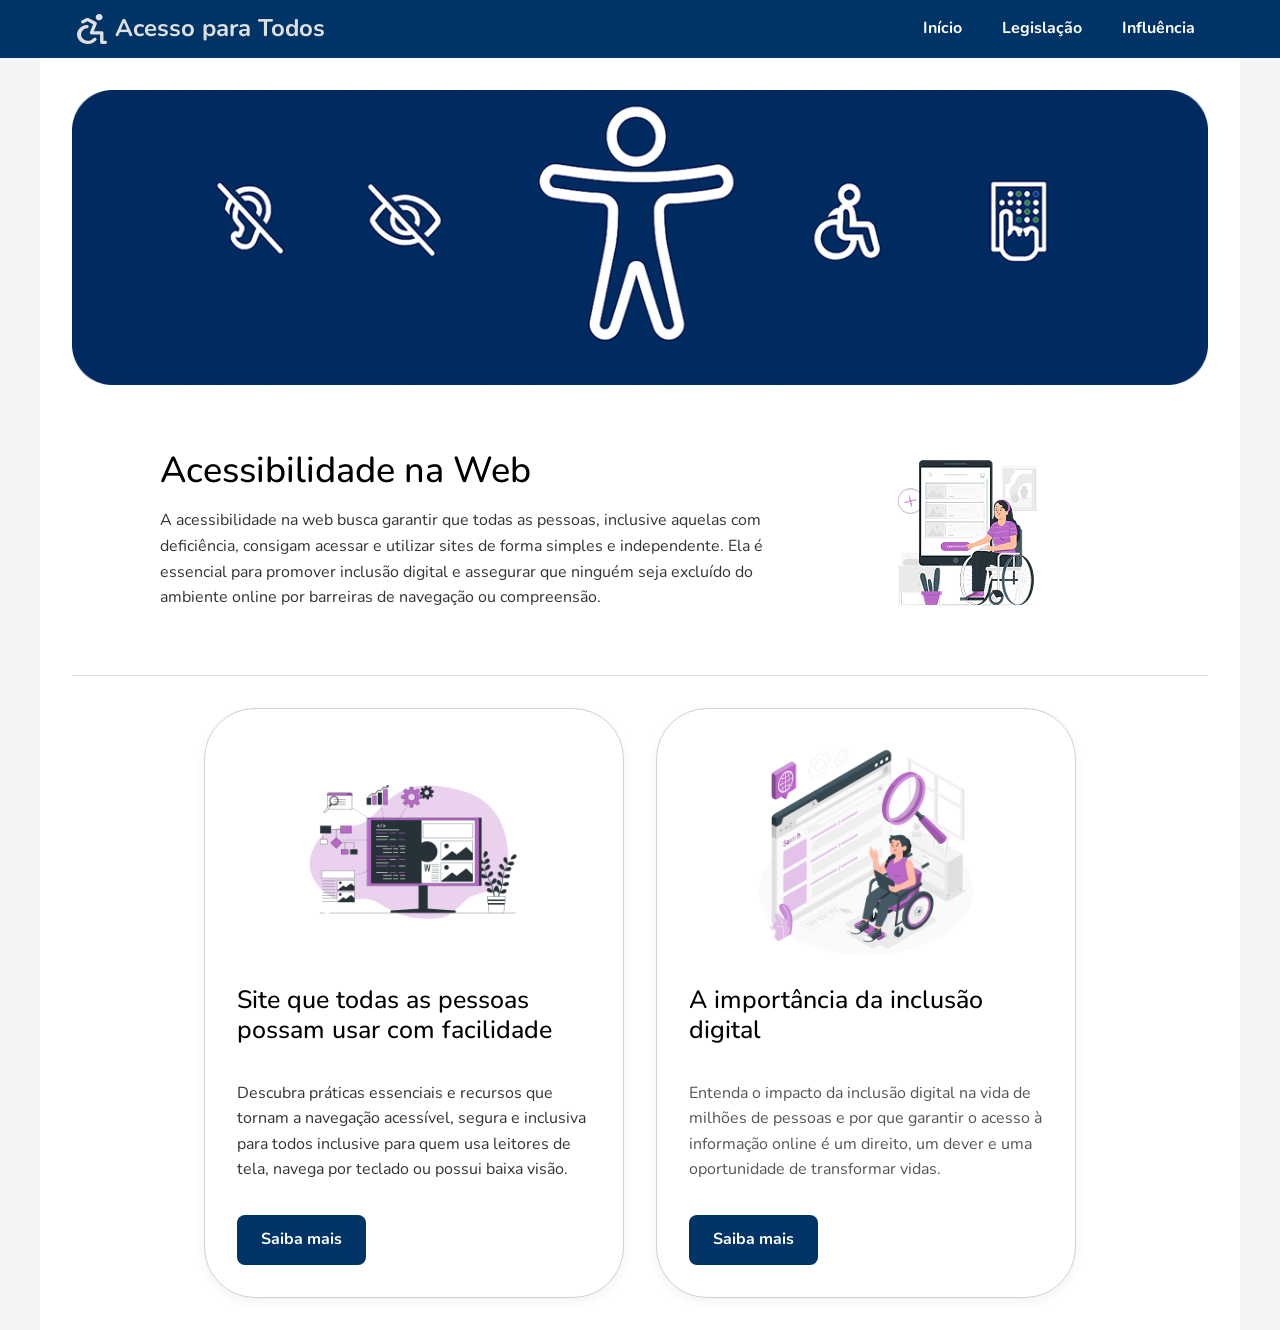
<file: index.html>
<!DOCTYPE html>
<html lang="pt-br">
<head>
    <meta charset="UTF-8">
    <meta name="viewport" content="width=device-width, initial-scale=1.0">
    <title>Acesso para Todos</title>
    <link rel="shortcut icon" href="image/hosting.ico" type="image/x-icon" />
    <link href="https://cdn.jsdelivr.net/npm/bootstrap@5.3.7/dist/css/bootstrap.min.css" rel="stylesheet" integrity="sha384-LN+7fdVzj6u52u30Kp6M/trliBMCMKTyK833zpbD+pXdCLuTusPj697FH4R/5mcr" crossorigin="anonymous">
    <link rel="stylesheet" href="https://fonts.googleapis.com/css2?family=Nunito:wght@400;700&display=swap">
    <link rel="stylesheet" href="index.css">
</head>
<body>


<header class="header">
    <nav class="navbar navbar-expand-lg" data-bs-theme="dark">
        <div class="container-fluid">
            <a class="navbar-brand" href="index.html">
                <img src="image/logo.svg" alt="Logo que representa acessibilidade com uma pessoa em cadeira de rodas" class="logo">
                <h1 class="site-title">Acesso para Todos</h1>
            </a>
            <button class="navbar-toggler" type="button" data-bs-toggle="collapse" data-bs-target="#navbarNav" aria-controls="navbarNav" aria-expanded="false" aria-label="Toggle navigation">
                <span class="navbar-toggler-icon"></span>
            </button>
            <div class="collapse navbar-collapse" id="navbarNav">
                <ul class="navbar-nav ms-auto">
                    <li class="nav-item">
                        <a class="nav-link active" aria-current="page" href="index.html">Início</a>
                    </li>
                    <li class="nav-item">
                        <a class="nav-link active" href="#">Legislação</a>
                    </li>
                    <li class="nav-item">
                        <a class="nav-link active" href="#">Influência</a>
                    </li>
                </ul>
            </div>
        </div>
    </nav>
</header>

    
        <main class="main-container">

            <section class="banner-section">
                <figure class="banner-container">
                    <img src="image/banner.png" alt="Banner">
                </figure>
            </section>

            <section class="content-section">
                <div class="text-content">
                    <h2 class="section-title">Acessibilidade na Web</h2>
                    <p class="section-text">
                        A acessibilidade na web busca garantir que todas as pessoas, inclusive aquelas com deficiência,
                        consigam acessar e utilizar sites de forma simples e independente. Ela é essencial para promover
                        inclusão digital e assegurar que ninguém seja excluído do ambiente online por barreiras de navegação
                        ou compreensão.
                    </p>
                </div>
                <figure class="image-content">
                    <img class="section-image" alt="Ilustração" src="image/Load-more-pana-1.png">
                </figure>
            </section>

            
            <section class="site-tds-pessoas">

                <div class="stp">
                    <img class="stp-image" src="image/3.png" alt="acessibilidade">
                    <h3 class="stp-title">Site que todas as pessoas possam usar com facilidade</h3>
                    <p class="stp-texto">
                        Descubra práticas essenciais e recursos que tornam a navegação acessível, segura e inclusiva para todos inclusive para quem usa leitores de tela, navega por teclado ou possui baixa visão.
                    </p>
                    <a href="saiba-mais-1.html" class="saiba-mais">Saiba mais</a>
                </div>

                <div class="stp">
                    <img class="stp-image" src="image/2.png" alt="tablet">
                    <h3 class="stp-title">A importância da inclusão digital</h3>
                    <p class="stp-text">
                        Entenda o impacto da inclusão digital na vida de milhões de pessoas e por que garantir o acesso à informação online é um direito, um dever e uma oportunidade de transformar vidas.
                    </p>
                    <a href="saiba-mais-2.html" class="saiba-mais">Saiba mais</a>
                </div>

            </section>

        </main>
    

<div vw class="enabled">
    <div vw-access-button class="active"></div>
    <div vw-plugin-wrapper>
      <div class="vw-plugin-top-wrapper"></div>
    </div>
  </div>
  <script src="https://vlibras.gov.br/app/vlibras-plugin.js"></script>
  <script>
    new window.VLibras.Widget('https://vlibras.gov.br/app');
  </script>
<script src="https://cdn.jsdelivr.net/npm/bootstrap@5.3.7/dist/js/bootstrap.bundle.min.js" integrity="sha384-ndDqU0Gzau9qJ1lfW4pNLlhNTkCfHzAVBReH9diLvGRem5+R9g2FzA8ZGN954O5Q" crossorigin="anonymous"></script>


</body>
</html>
</file>
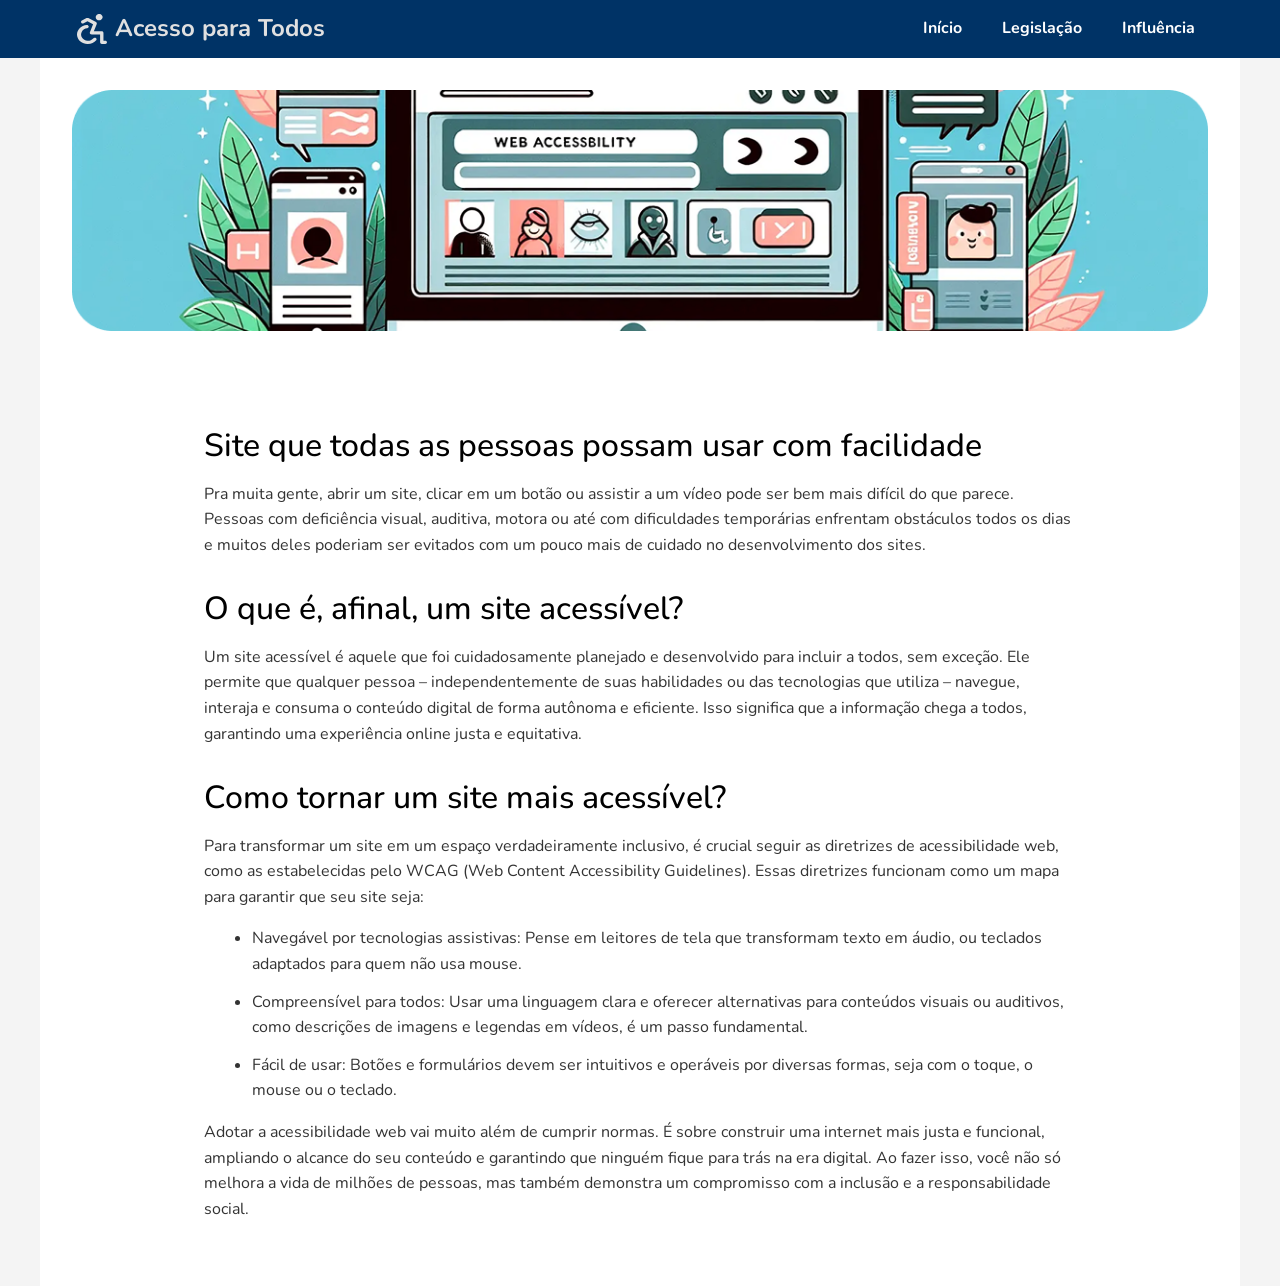
<file: saiba-mais-1.html>
<!DOCTYPE html>
<html lang="pt-br">
<head>
    <meta charset="UTF-8">
    <meta name="viewport" content="width=device-width, initial-scale=1.0">
    <title>Acesso para Todos</title>
    <link rel="shortcut icon" href="image/hosting.ico" type="image/x-icon" />
    <link href="https://cdn.jsdelivr.net/npm/bootstrap@5.3.7/dist/css/bootstrap.min.css" rel="stylesheet" integrity="sha384-LN+7fdVzj6u52u30Kp6M/trliBMCMKTyK833zpbD+pXdCLuTusPj697FH4R/5mcr" crossorigin="anonymous">
    <link rel="stylesheet" href="https://fonts.googleapis.com/css2?family=Nunito:wght@400;700&display=swap">
    <link rel="stylesheet" href="saiba-mais-1.css">
</head>
<body>


<header class="header">
    <nav class="navbar navbar-expand-lg" data-bs-theme="dark">
        <div class="container-fluid">
            <a class="navbar-brand" href="index.html">
                <img src="image/logo.svg" alt="Logo que representa acessibilidade com uma pessoa em cadeira de rodas" class="logo">
                <h1 class="site-title">Acesso para Todos</h1>
            </a>
            <button class="navbar-toggler" type="button" data-bs-toggle="collapse" data-bs-target="#navbarNav" aria-controls="navbarNav" aria-expanded="false" aria-label="Toggle navigation">
                <span class="navbar-toggler-icon"></span>
            </button>
            <div class="collapse navbar-collapse" id="navbarNav">
                <ul class="navbar-nav ms-auto">
                    <li class="nav-item">
                        <a class="nav-link active" aria-current="page" href="index.html">Início</a>
                    </li>
                    <li class="nav-item">
                        <a class="nav-link active" href="#">Legislação</a>
                    </li>
                    <li class="nav-item">
                        <a class="nav-link active" href="#">Influência</a>
                    </li>
                </ul>
            </div>
        </div>
    </nav>
</header>

    
        <main class="main-container">

            <section class="banner-section">
                <figure class="banner-container">
                    <img src="image/banner-saiba-mais-1.png" alt="Banner">
                </div>
            </section>

            <section class="content-section">
                <div class="text-content">
                    <h2 class="section-title">Site que todas as pessoas possam usar com facilidade</h2>
                    <p class="section-text">
                        Pra muita gente, abrir um site, clicar em um botão ou assistir a um vídeo pode ser bem mais difícil 
                        do que parece. Pessoas com deficiência visual, auditiva, motora ou até com dificuldades temporárias 
                        enfrentam obstáculos todos os dias e muitos deles poderiam ser evitados com um pouco mais de cuidado 
                        no desenvolvimento dos sites.
                    </p>
                    <h2 class="section-title">O que é, afinal, um site acessível?</h2>
                    <p class="section-text">
                        Um site acessível é aquele que foi cuidadosamente planejado e desenvolvido para incluir a todos, 
                        sem exceção. Ele permite que qualquer pessoa – independentemente de suas habilidades ou das tecnologias 
                        que utiliza – navegue, interaja e consuma o conteúdo digital de forma autônoma e eficiente. Isso significa 
                        que a informação chega a todos, garantindo uma experiência online justa e equitativa.
                    </p>
                    <h2 class="section-title">Como tornar um site mais acessível?</h2>
                    <p class="section-text">
                        Para transformar um site em um espaço verdadeiramente inclusivo, é crucial seguir as diretrizes de acessibilidade 
                        web, como as estabelecidas pelo WCAG (Web Content Accessibility Guidelines). Essas diretrizes funcionam como um mapa 
                        para garantir que seu site seja:
                    </p>
                        <ul class="section-list">
                            <li>Navegável por tecnologias assistivas: Pense em leitores de tela que transformam texto em áudio, ou teclados adaptados para quem não usa mouse.</li>
                            <li>Compreensível para todos: Usar uma linguagem clara e oferecer alternativas para conteúdos visuais ou auditivos, como descrições de imagens e legendas em vídeos, é um passo fundamental.</li>
                            <li>Fácil de usar: Botões e formulários devem ser intuitivos e operáveis por diversas formas, seja com o toque, o mouse ou o teclado.</li>
                        </ul>
                    
                    <p class="section-text">
                        Adotar a acessibilidade web vai muito além de cumprir normas. É sobre construir uma internet mais justa e funcional, 
                        ampliando o alcance do seu conteúdo e garantindo que ninguém fique para trás na era digital. Ao fazer isso, você não 
                        só melhora a vida de milhões de pessoas, mas também demonstra um compromisso com a inclusão e a responsabilidade social.
                    </p>
                </div>
            </section>
        </main>

    <div vw class="enabled">
    <div vw-access-button class="active"></div>
    <div vw-plugin-wrapper>
      <div class="vw-plugin-top-wrapper"></div>
    </div>
  </div>
  <script src="https://vlibras.gov.br/app/vlibras-plugin.js"></script>
  <script>
    new window.VLibras.Widget('https://vlibras.gov.br/app');
  </script>
<script src="https://cdn.jsdelivr.net/npm/bootstrap@5.3.7/dist/js/bootstrap.bundle.min.js" integrity="sha384-ndDqU0Gzau9qJ1lfW4pNLlhNTkCfHzAVBReH9diLvGRem5+R9g2FzA8ZGN954O5Q" crossorigin="anonymous"></script>


  </body>
</html>
</file>
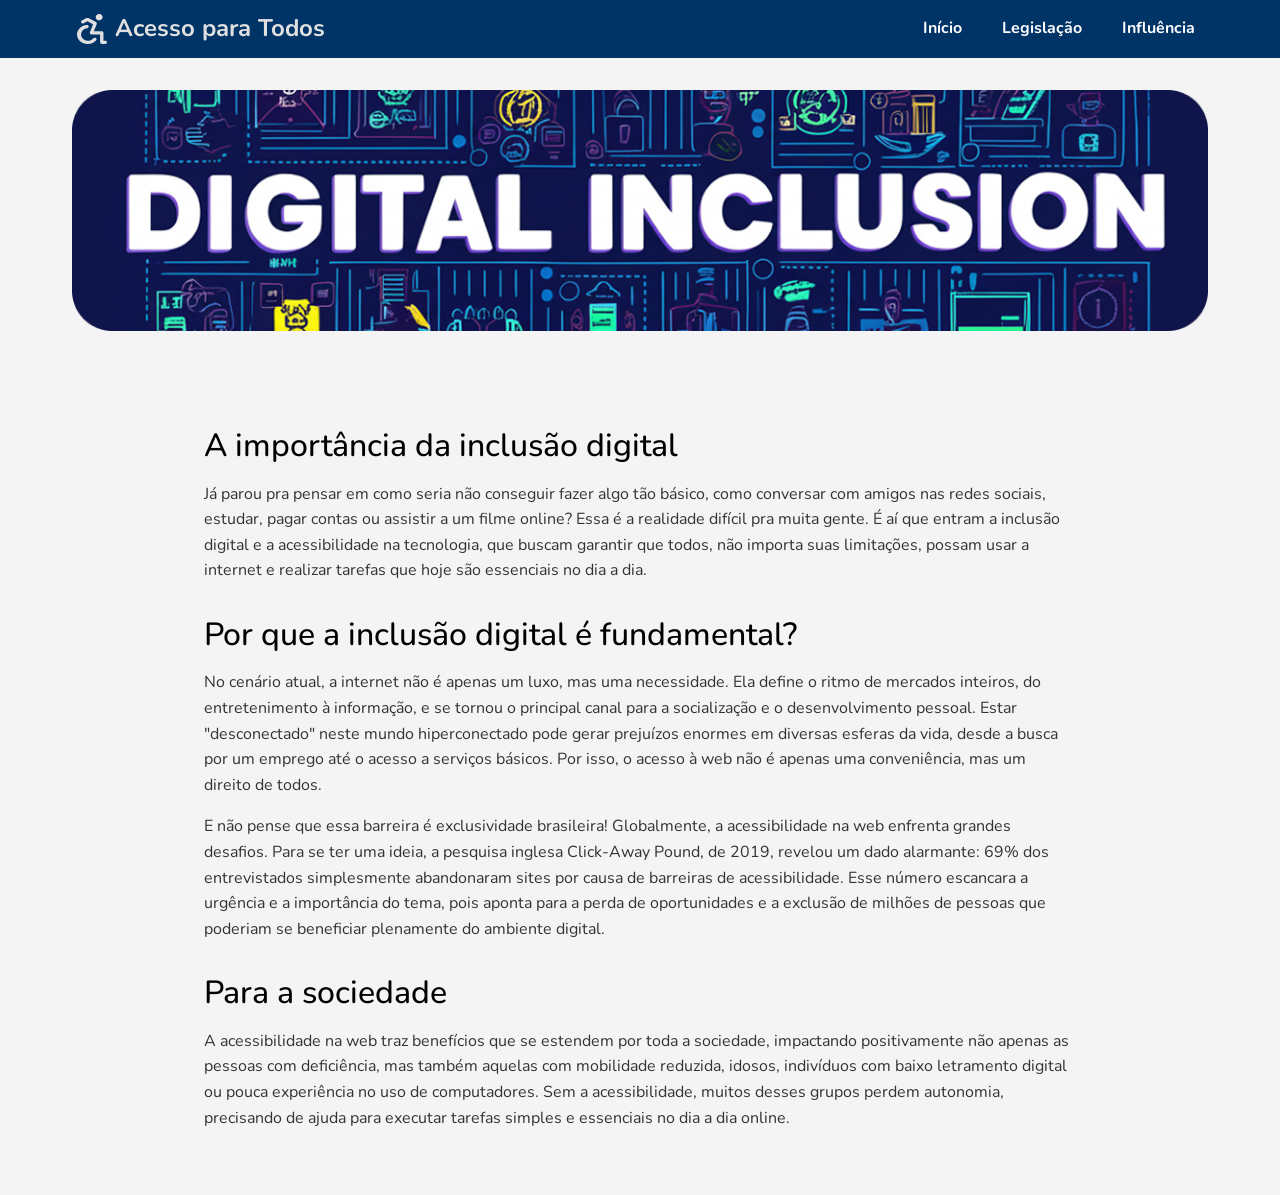
<file: saiba-mais-2.html>
<!DOCTYPE html>
<html lang="pt-br">
<head>
    <meta charset="UTF-8">
    <meta name="viewport" content="width=device-width, initial-scale=1.0">
    <title>Acesso para Todos</title>
    <link rel="shortcut icon" href="image/hosting.ico" type="image/x-icon" />
    <link href="https://cdn.jsdelivr.net/npm/bootstrap@5.3.7/dist/css/bootstrap.min.css" rel="stylesheet" integrity="sha384-LN+7fdVzj6u52u30Kp6M/trliBMCMKTyK833zpbD+pXdCLuTusPj697FH4R/5mcr" crossorigin="anonymous">
    <link rel="stylesheet" href="https://fonts.googleapis.com/css2?family=Nunito:wght@400;700&display=swap">
    <link rel="stylesheet" href="saiba-mais-2.css">
</head>
<body>


<header class="header">
    <nav class="navbar navbar-expand-lg" data-bs-theme="dark">
        <div class="container-fluid">
            <a class="navbar-brand" href="index.html">
                <img src="image/logo.svg" alt="Logo que representa acessibilidade com uma pessoa em cadeira de rodas" class="logo">
                <h1 class="site-title">Acesso para Todos</h1>
            </a>
            <button class="navbar-toggler" type="button" data-bs-toggle="collapse" data-bs-target="#navbarNav" aria-controls="navbarNav" aria-expanded="false" aria-label="Toggle navigation">
                <span class="navbar-toggler-icon"></span>
            </button>
            <div class="collapse navbar-collapse" id="navbarNav">
                <ul class="navbar-nav ms-auto">
                    <li class="nav-item">
                        <a class="nav-link active" aria-current="page" href="index.html">Início</a>
                    </li>
                    <li class="nav-item">
                        <a class="nav-link active" href="#">Legislação</a>
                    </li>
                    <li class="nav-item">
                        <a class="nav-link active" href="#">Influência</a>
                    </li>
                </ul>
            </div>
        </div>
    </nav>
</header>

    
        <main class="main-container">

            <section class="banner-section">
                <figure class="banner-container">
                    <img src="image/banner-saiba-mais-2.png" alt="Banner">
                </div>
            </section>

            <section class="content-section">
                <div class="text-content">
                    <h2 class="section-title">A importância da inclusão digital</h2>
                    <p class="section-text">
                        Já parou pra pensar em como seria não conseguir fazer algo tão básico, como conversar com amigos nas redes sociais, 
                        estudar, pagar contas ou assistir a um filme online? Essa é a realidade difícil pra muita gente. É aí que entram a inclusão 
                        digital e a acessibilidade na tecnologia, que buscam garantir que todos, não importa suas limitações, possam usar a internet 
                        e realizar tarefas que hoje são essenciais no dia a dia.
                    </p>
                    <h2 class="section-title">Por que a inclusão digital é fundamental?</h2>
                    <p class="section-text">
                        No cenário atual, a internet não é apenas um luxo, mas uma necessidade. Ela define o ritmo de mercados inteiros, do entretenimento à 
                        informação, e se tornou o principal canal para a socialização e o desenvolvimento pessoal. Estar "desconectado" neste mundo hiperconectado 
                        pode gerar prejuízos enormes em diversas esferas da vida, desde a busca por um emprego até o acesso a serviços básicos. Por isso, o acesso 
                        à web não é apenas uma conveniência, mas um direito de todos.
                    </p>
                    <p class="section-text">
                         E não pense que essa barreira é exclusividade brasileira! Globalmente, a acessibilidade na web enfrenta grandes desafios. Para se ter uma ideia, 
                         a pesquisa inglesa Click-Away Pound, de 2019, revelou um dado alarmante: 69% dos entrevistados simplesmente abandonaram sites por causa de barreiras 
                         de acessibilidade. Esse número escancara a urgência e a importância do tema, pois aponta para a perda de oportunidades e a exclusão de milhões de pessoas 
                         que poderiam se beneficiar plenamente do ambiente digital.
                    <h2 class="section-title">Para a sociedade</h2>
                    <p class="section-text">
                        A acessibilidade na web traz benefícios que se estendem por toda a sociedade, impactando positivamente não apenas as pessoas com deficiência, mas também 
                        aquelas com mobilidade reduzida, idosos, indivíduos com baixo letramento digital ou pouca experiência no uso de computadores. Sem a acessibilidade, muitos 
                        desses grupos perdem autonomia, precisando de ajuda para executar tarefas simples e essenciais no dia a dia online.
                    </p>
                </div>
                </section>
                </main>

    <div vw class="enabled">
    <div vw-access-button class="active"></div>
    <div vw-plugin-wrapper>
      <div class="vw-plugin-top-wrapper"></div>
    </div>
  </div>
  <script src="https://vlibras.gov.br/app/vlibras-plugin.js"></script>
  <script>
    new window.VLibras.Widget('https://vlibras.gov.br/app');
  </script>
<script src="https://cdn.jsdelivr.net/npm/bootstrap@5.3.7/dist/js/bootstrap.bundle.min.js" integrity="sha384-ndDqU0Gzau9qJ1lfW4pNLlhNTkCfHzAVBReH9diLvGRem5+R9g2FzA8ZGN954O5Q" crossorigin="anonymous"></script>


  </body>
</html>
</file>
<file: index.css>
* {
    box-sizing: border-box;
    margin: 0;
    padding: 0;
}

body {
    font-family: 'Nunito', sans-serif;
    color: #333;
    line-height: 1.6;
    background-color: #f4f4f4;
}

.header {
    background-color: #003366;
}

.container-fluid {
    display: flex;
    justify-content: space-between;
    align-items: center;
    max-width: 1150px;
    margin: 0 auto;
}

.navbar-brand {
    display: flex;
    align-items: center;
    gap: 0.5rem;
}

.logo {
    height: 30px;
}

.site-title {
    font-size: 1.5rem;
    color: #E0E0E0;
    margin-bottom: 0;
    font-weight: 700;
}

/* A propriedade text-align: right; foi removida daqui */
.navbar-nav {
    gap: 1.5rem;
    font-weight: 700;
}

.navbar-nav .nav-link:hover {
    color: #5da2d3;
}


.main-container {
    max-width: 1200px;
    margin: 0 auto;
    padding: 0 2rem;
    background-color: #ffffff; 
}

.banner-section {
    padding-top: 2rem;
}

.banner-container {
    display: flex;
    justify-content: center;
    align-items: center;
}

.banner-container img {
    max-width: 100%;
    height: auto;
}


.content-section {
    display: flex;
    max-width: 60rem;
    margin: 0 auto;
    gap: 3rem;
    align-items: center;
    padding: 3rem 0;
}

.text-content {
    flex: 2;
}

.image-content {
    flex: 1;
    display: flex;
    justify-content: center;
    align-items: center;
}

.section-title {
    font-size: 2.25rem;
    color: #000;
    margin-bottom: 1rem;
}

.section-text {
    font-size: 1rem;
    text-align: left;
}

.section-image {
    max-width: 100%;
    height: auto;
    border-radius: 8px;
}


.site-tds-pessoas {
    display: flex;
    justify-content: center;
    gap: 2rem;
    padding: 2rem 0;
    flex-wrap: wrap;
    border-top: 1px solid #e0e0e0;
}

.stp {
    background-color: #ffffff;
    border: 1px solid #d1d1d1;
    border-radius: 51px;
    box-shadow: 0 4px 12px rgba(0, 0, 0, 0.05);
    width: 100%;
    max-width: 420px;
    padding: 2rem;
    display: flex;
    flex-direction: column;
    text-align: left;
}

.stp-image {
    max-width: 220px;
    height: auto;
    margin: 0 auto 1.5rem auto;
}

.stp-title {
    font-size: 25px;
    color: #000;
    margin-bottom: 1rem;
    min-height: 80px;
}

.stp-text {
    font-size: 1rem;
    color: #555;
    flex-grow: 1;
    margin-bottom: 2rem;
}

.saiba-mais {
    display: inline-block;
    background-color: #003366;
    color: #ffffff;
    text-align: center;
    text-decoration: none;
    padding: 0.75rem 1.5rem;
    border-radius: 8px;
    font-weight: 700;
    transition: background-color 0.3s ease;
    align-self: flex-start;
    margin-top: auto;
}

.saiba-mais:hover {
    background-color: #0056b3;
}
</file>
<file: saiba-mais-1.css>
* {
    box-sizing: border-box;
    margin: 0;
    padding: 0;
}

body {
    font-family: 'Nunito', sans-serif;
    color: #333;
    line-height: 1.6;
    background-color: #f4f4f4;
}


.header {
    background-color: #003366;
}

.container-fluid {
    display: flex;
    justify-content: space-between;
    align-items: center;
    max-width: 1150px;
    margin: 0 auto;
}

.navbar-brand {
    display: flex;
    align-items: center;
    gap: 0.5rem;
}

.logo {
    height: 30px;
}

.site-title {
    font-size: 1.5rem;
    color: #E0E0E0;
    margin-bottom: 0;
    font-weight: 700;
}

/* A propriedade text-align: right; foi removida daqui */
.navbar-nav {
    gap: 1.5rem;
    font-weight: 700;
}

.navbar-nav .nav-link:hover {
    color: #5da2d3;
}


.main-container {
    max-width: 1200px;
    margin: 0 auto;
    padding: 0 2rem;
    background-color: #ffffff; 
}

.banner-section {
    padding-top: 2rem;
}

.banner-container {
    display: flex;
    justify-content: center;
    align-items: center;
}

.banner-container img {
    max-width: 100%;
    height: auto;
}

.content-section {
    max-width: 56.5rem;
    margin: 0 auto;
    padding: 3rem 1rem;
}

.text-content {
    width: 100%;
}

.section-title {
    font-size: 2rem;
    color: #000;
    margin-bottom: 1rem;
    margin-top: 2rem;
}

.section-text {
    font-size: 1rem;
    text-align: left;
}

.section-list{
    font-size: 1rem;
    text-align: left;
    color: #333;
    padding-left: 3rem;
    margin-bottom: 1rem;
}
.section-list li {
    margin-bottom: 0.75rem;
}
</file>
<file: saiba-mais-2.css>
* {
    box-sizing: border-box;
    margin: 0;
    padding: 0;
}

body {
    font-family: 'Nunito', sans-serif;
    color: #333;
    line-height: 1.6;
    background-color: #f4f4f4;
}


.header {
    background-color: #003366;
}

.container-fluid {
    display: flex;
    justify-content: space-between;
    align-items: center;
    max-width: 1150px;
    margin: 0 auto;
}

.navbar-brand {
    display: flex;
    align-items: center;
    gap: 0.5rem;
}

.logo {
    height: 30px;
}

.site-title {
    font-size: 1.5rem;
    color: #E0E0E0;
    margin-bottom: 0;
    font-weight: 700;
}

/* A propriedade text-align: right; foi removida daqui */
.navbar-nav {
    gap: 1.5rem;
    font-weight: 700;
}

.navbar-nav .nav-link:hover {
    color: #5da2d3;
}


.main-container {
    max-width: 1200px;
    margin: 0 auto;
    padding: 0 2rem;
    background-color: #f4f4f4; 
}

.banner-section {
    padding-top: 2rem;
}

.banner-container {
    display: flex;
    justify-content: center;
    align-items: center;
}

.banner-container img {
    max-width: 100%;
    height: auto;
}

.content-section {
    max-width: 56.5rem;
    margin: 0 auto;
    padding: 3rem 1rem;
}

.text-content {
    width: 100%;
}

.section-title {
    font-size: 2rem;
    color: #000;
    margin-bottom: 1rem;
    margin-top: 2rem;
}

.section-text {
    font-size: 1rem;
    text-align: left;
    line-height: 1.6;
    color: #333;
    margin-bottom: 1rem;
}
</file>
